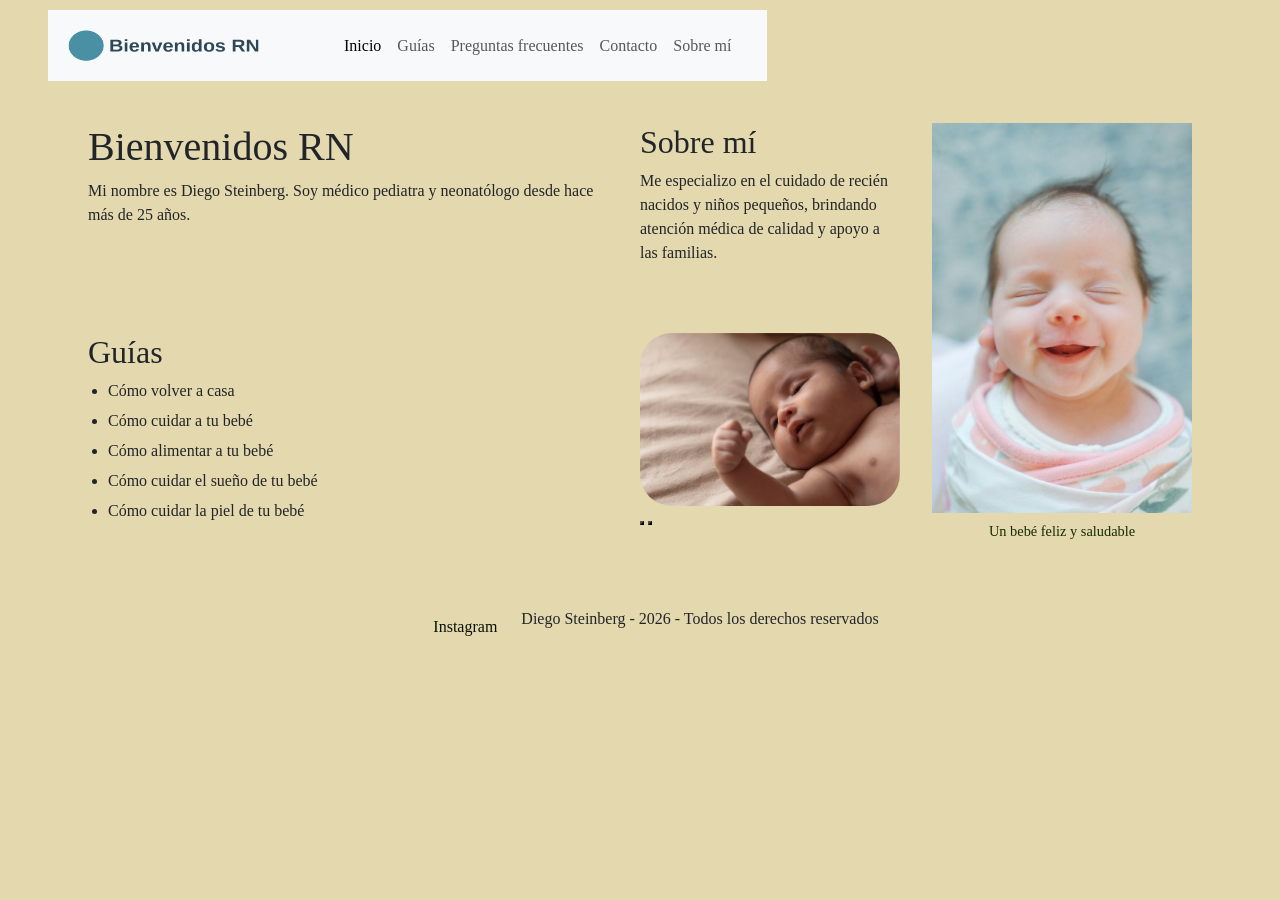
<file: index.html>
<!DOCTYPE html>
<html lang="es">

<head>
    <meta charset="UTF-8">
    <meta name="viewport" content="width=device-width, initial-scale=1.0">
   
    <title>Bienvenidos RN</title>
    <!-- Bootstrap CSS -->
    <link href="https://cdn.jsdelivr.net/npm/bootstrap@5.3.8/dist/css/bootstrap.min.css" rel="stylesheet"
        integrity="sha384-sRIl4kxILFvY47J16cr9ZwB07vP4J8+LH7qKQnuqkuIAvNWLzeN8tE5YBujZqJLB" crossorigin="anonymous">
         <!-- css -->
    <link rel="stylesheet" href="./styles/style.css">
    <!--AOS -->
    <link href="https://unpkg.com/aos@2.3.1/dist/aos.css" rel="stylesheet">
</head>

<body>
    <header>
        <nav class="navbar navbar-expand-lg navbar-fondo">
            <div class="container-fluid">
                <a class="navbar-brand" href="#">
                    <img src="assets/logo.png" alt="Bienvenidos RN" class="logo">
                </a>

                <!-- Botón hamburguesa (visible solo en móviles/tablets) -->
                <button class="navbar-toggler" type="button" data-bs-toggle="offcanvas" data-bs-target="#menuPrincipal"
                    aria-controls="menuPrincipal" aria-label="Abrir menú de navegación">
                    <span class="navbar-toggler-icon"></span>
                </button>

                <!-- Menú lateral deslizable -->
                <div class="offcanvas offcanvas-end" tabindex="-1" id="menuPrincipal"
                    aria-labelledby="menuPrincipalLabel">
                    <div class="offcanvas-header">
                        <h5 class="offcanvas-title" id="menuPrincipalLabel">Bienvenidos RN</h5>
                        <button type="button" class="btn-close" data-bs-dismiss="offcanvas"
                            aria-label="Cerrar"></button>
                    </div>
                    <div class="offcanvas-body">
                        <ul class="navbar-nav menu-lista">
                            <li class="nav-item">
                                <a class="nav-link active" aria-current="page" href="#">Inicio</a>
                            </li>
                            <li class="nav-item">
                                <a class="nav-link" href="pages/guias.html">Guías</a>
                            </li>
                            <li class="nav-item">
                                <a class="nav-link" href="pages/preguntas-frecuentes.html">Preguntas frecuentes</a>
                            </li>
                            <li class="nav-item">
                                <a class="nav-link" href="pages/contacto.html">Contacto</a>
                            </li>
                            <li class="nav-item">
                                <a class="nav-link" href="pages/sobre-mi.html">Sobre mí</a>
                            </li>
                        </ul>
                    </div>
                </div>
            </div>
        </nav>
    </header>

    <main class="home-grid">
        <section data-aos="fade-up">
            <h1>Bienvenidos RN</h1>
            <p>Mi nombre es Diego Steinberg. Soy médico pediatra y neonatólogo desde hace más de 25 años.</p>
        </section>

        <section dats-aos="fade-up" data-aos-delay="100">
            <h2>Sobre mí</h2>
            <p>Me especializo en el cuidado de recién nacidos y niños pequeños, brindando atención médica de calidad y
                apoyo a las familias.</p>
        </section>

        <section data-aos="fade-up" data-aos-delay="200">
            <h2>Guías</h2>
            <ul>
                <li>Cómo volver a casa</li>
                <li>Cómo cuidar a tu bebé</li>
                <li>Cómo alimentar a tu bebé</li>
                <li>Cómo cuidar el sueño de tu bebé</li>
                <li>Cómo cuidar la piel de tu bebé</li>
            </ul>
        </section>

        <figure class="home-foto" data-aos="zoom-in" data-aos-delay="150">
            <img src="assets/imagenbebe.jpg" alt="Primer plano de la cara de un recién nacido">
            <figcaption>Un bebé feliz y saludable</figcaption>
        </figure>

        <!--carrusel-->
        <div id="carouselStackedBottom" class="carousel slide" data-aos="fade-up" data-aos-delay="200">
            <div class="carousel-inner carrusel-inner">
                <div class="carousel-item active">
                    <img src="assets/reciennacido1.jpg" class="carrusel-img" alt="...">
                </div>
                <div class="carousel-item">
                    <img src="assets/reciennacido2.jpg" class="carrusel-img" alt="...">
                </div>
                <div class="carousel-item">
                    <img src="assets/reciennacido3.jpg" class="carrusel-img" alt="...">
                </div>
            </div>
            <div>
                <button class="btn-icon btn-sm" type="button" data-bs-target="#carouselStackedBottom"
                    data-bs-slide="prev">
                    <span class="carousel-icon-prev" aria-hidden="true"></span>
                    <span class="visually-hidden">Previous</span>
                </button>
                <button class="btn-icon btn-sm" type="button" data-bs-target="#carouselStackedBottom"
                    data-bs-slide="next">
                    <span class="carousel-icon-next" aria-hidden="true"></span>
                    <span class="visually-hidden">Next</span>
                </button>
            </div>
        </div>
    </main>

    <footer>
        <ul class="footer-ul">
            <li><a href="https://www.instagram.com/diegosteinberg/">Instagram</a></li>
            <li>
                <p>Diego Steinberg - 2026 - Todos los derechos reservados</p>
            </li>
        </ul>
    </footer>
    <!-- Bootstrap JS -->
    <script src="https://cdn.jsdelivr.net/npm/bootstrap@5.3.8/dist/js/bootstrap.bundle.min.js"
        integrity="sha384-FKyoEForCGlyvwx9Hj09JcYn3nv7wiPVlz7YYwJrWVcXK/BmnVDxM+D2scQbITxI"
        crossorigin="anonymous"></script>
    <!-- aos -->
            <script src="https://unpkg.com/aos@2.3.1/dist/aos.js"></script>
    <script>
      AOS.init({
        duration: 700,
        once: true // Anima una sola vez al bajar para no marear
      });
    </script>
</body>

</html>
</file>
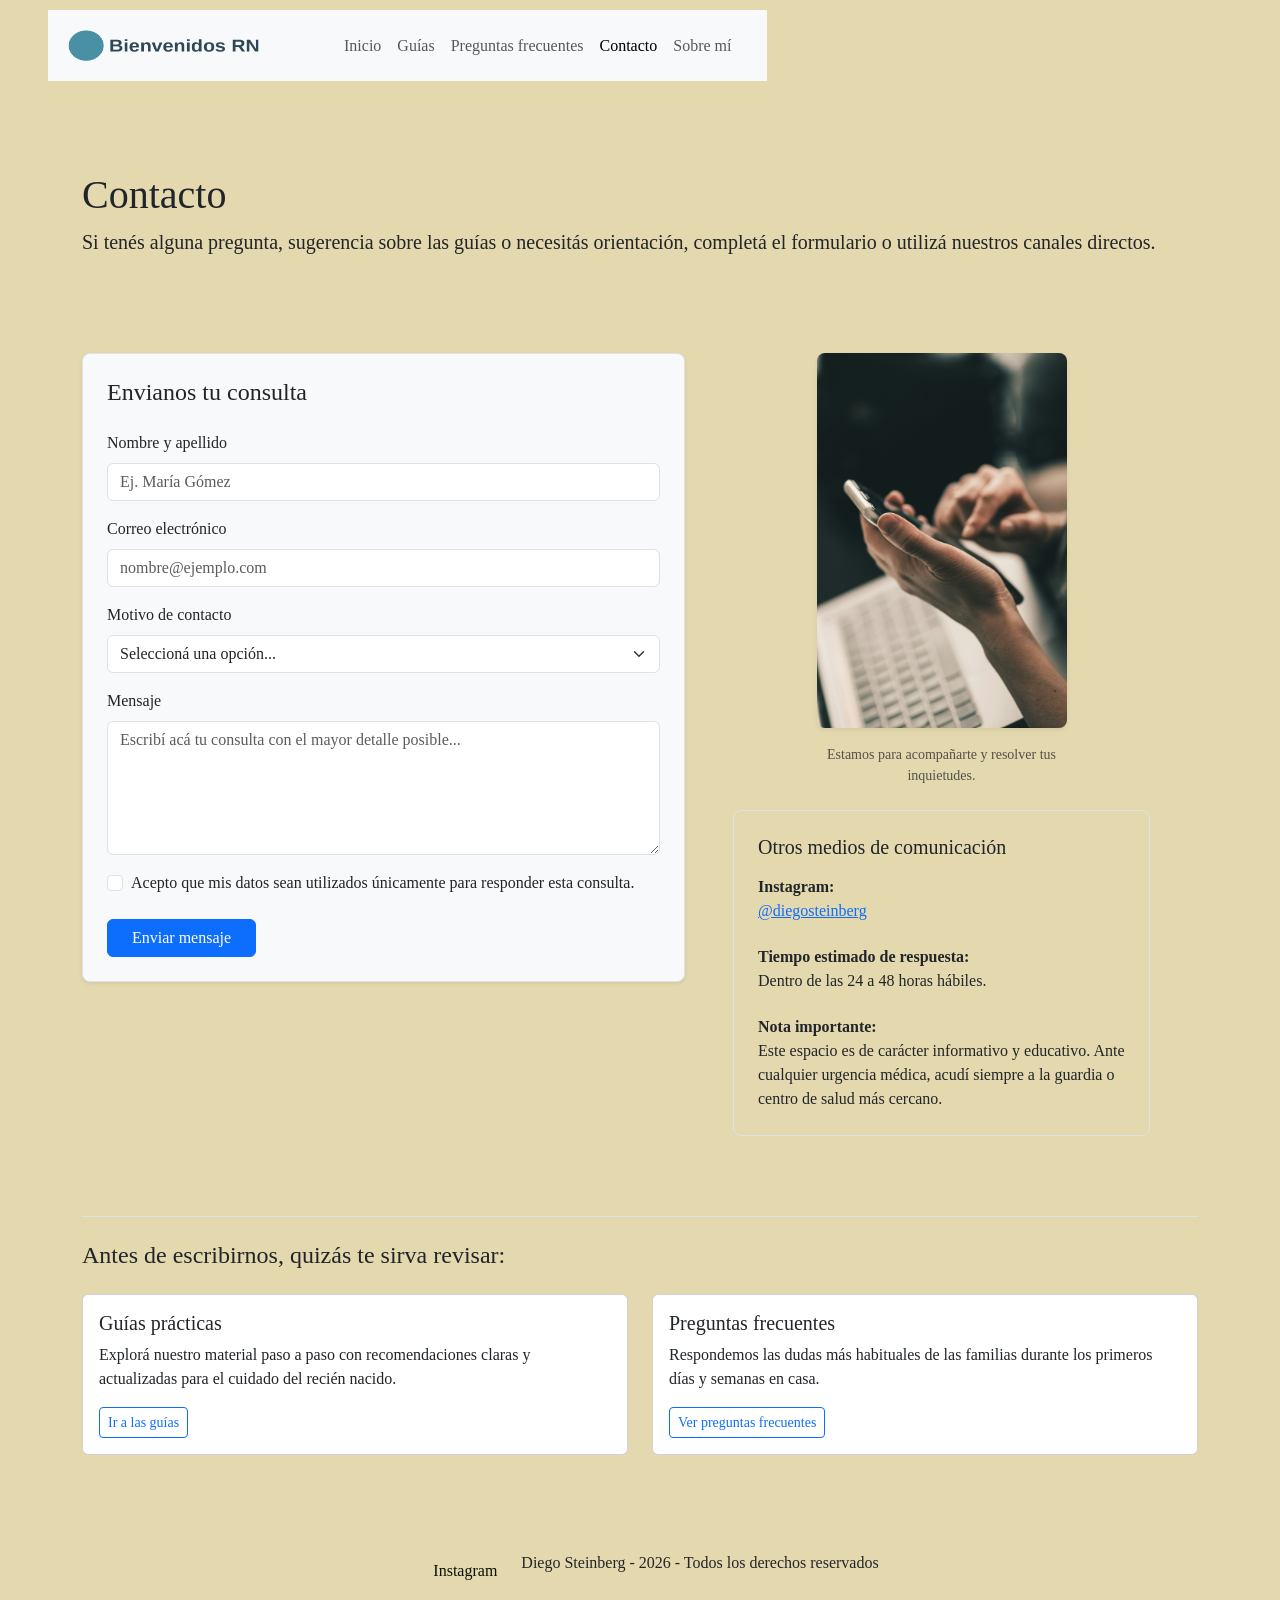
<file: pages/contacto.html>
<!DOCTYPE html>
<html lang="es">

<head>
    <meta charset="UTF-8">
    <meta name="viewport" content="width=device-width, initial-scale=1.0">
    
    <title>Contacto</title>
    <!-- Bootstrap CSS -->
    <link href="https://cdn.jsdelivr.net/npm/bootstrap@5.3.8/dist/css/bootstrap.min.css" rel="stylesheet"
        integrity="sha384-sRIl4kxILFvY47J16cr9ZwB07vP4J8+LH7qKQnuqkuIAvNWLzeN8tE5YBujZqJLB" crossorigin="anonymous">
        <!-- AOS -->
         <link href="https://unpkg.com/aos@2.3.1/dist/aos.css" rel="stylesheet">
         <!-- css -->
    <link rel="stylesheet" href="../styles/style.css">
</head>

<body>
    <header>
        <nav class="navbar navbar-expand-lg navbar-fondo">
            <div class="container-fluid">
                <a class="navbar-brand" href="./contacto.html">
                    <img src="../assets/logo.png" alt="Bienvenidos RN" class="logo">
                </a>

                <!-- Botón hamburguesa (móviles y tablets) -->
                <button class="navbar-toggler" type="button" data-bs-toggle="offcanvas" data-bs-target="#menuPrincipal"
                    aria-controls="menuPrincipal" aria-label="Abrir menú de navegación">
                    <span class="navbar-toggler-icon"></span>
                </button>

                <!-- Menú lateral deslizable -->
                <div class="offcanvas offcanvas-end" tabindex="-1" id="menuPrincipal"
                    aria-labelledby="menuPrincipalLabel">
                    <div class="offcanvas-header">
                        <h5 class="offcanvas-title" id="menuPrincipalLabel">Bienvenidos RN</h5>
                        <button type="button" class="btn-close" data-bs-dismiss="offcanvas"
                            aria-label="Cerrar"></button>
                    </div>
                    <div class="offcanvas-body">
                        <ul class="navbar-nav menu-lista">
                            <li class="nav-item">
                                <a class="nav-link" href="../index.html">Inicio</a>
                            </li>
                            <li class="nav-item">
                                <a class="nav-link " aria-current="page" href="guias.html">Guías</a>
                            </li>

                            <li class="nav-item">
                                <a class="nav-link" href="preguntas-frecuentes.html">Preguntas frecuentes</a>
                            </li>
                            <li class="nav-item">
                                <a class="nav-link active" aria-current="page" href="contacto.html">Contacto</a>
                            </li>

                            <li class="nav-item">
                                <a class="nav-link" href="sobre-mi.html">Sobre mí</a>
                            </li>
                        </ul>
                    </div>
                </div>
            </div>
        </nav>
    </header>

    <main class="container my-5">
        <!-- Encabezado de sección -->
        <section class="mb-5" data-aos="fade-up">
            <h1>Contacto</h1>
            <p class="lead">Si tenés alguna pregunta, sugerencia sobre las guías o necesitás orientación, completá el formulario o utilizá nuestros canales directos.</p>
        </section>

        <!-- Bloque principal: Formulario + Información e Imagen -->
        <section class="row g-5 align-items-start mb-5">
            <!-- Columna Formulario -->
            <div class="col-12 col-lg-7" data-aos="fade-up" data-aos-delay="100">
                <div class="p-4 border rounded-3 bg-light shadow-sm">
                    <h2 class="h4 mb-4">Envianos tu consulta</h2>
                    <form action="#" method="post">
                        <div class="mb-3">
                            <label for="nombre" class="form-label">Nombre y apellido</label>
                            <input type="text" class="form-control" id="nombre" name="nombre" placeholder="Ej. María Gómez" required>
                        </div>

                        <div class="mb-3">
                            <label for="email" class="form-label">Correo electrónico</label>
                            <input type="email" class="form-control" id="email" name="email" placeholder="nombre@ejemplo.com" required>
                        </div>

                        <div class="mb-3">
                            <label for="motivo" class="form-label">Motivo de contacto</label>
                            <select class="form-select" id="motivo" name="motivo" required>
                                <option value="" selected disabled>Seleccioná una opción...</option>
                                <option value="consulta-guia">Consulta sobre una guía</option>
                                <option value="sugerencia">Sugerencia de tema nuevo</option>
                                <option value="colaboracion">Colaboración o proyecto</option>
                                <option value="otro">Otro motivo</option>
                            </select>
                        </div>

                        <div class="mb-3">
                            <label for="mensaje" class="form-label">Mensaje</label>
                            <textarea class="form-control" id="mensaje" name="mensaje" rows="5" placeholder="Escribí acá tu consulta con el mayor detalle posible..." required></textarea>
                        </div>

                        <div class="form-check mb-4">
                            <input class="form-check-input" type="checkbox" id="acepto" required>
                            <label class="form-check-label" for="acepto">
                                Acepto que mis datos sean utilizados únicamente para responder esta consulta.
                            </label>
                        </div>

                        <button type="submit" class="btn btn-primary px-4">Enviar mensaje</button>
                    </form>
                </div>
            </div>

            <!-- Columna Lateral: Imagen + Datos de contacto -->
            <div class="col-12 col-lg-5" data-aos="fade-up" dta-aos-delay="200">
                <figure class="figura-faq mb-4">
                    <img src="../assets/contacto.jpg" alt="Una persona usa un teléfono inteligente para comunicarse" class="img-fluid rounded-3 shadow-sm">
                    <figcaption class="mt-2 text-muted small">Estamos para acompañarte y resolver tus inquietudes.</figcaption>
                </figure>

                <div class="p-4 border rounded-3">
                    <h2 class="h5 mb-3">Otros medios de comunicación</h2>
                    <ul class="list-unstyled mb-0">
                        <li class="mb-3">
                            <strong>Instagram:</strong><br>
                            <a href="https://www.instagram.com/diegosteinberg/" target="_blank" rel="noopener noreferrer">@diegosteinberg</a>
                        </li>
                        <li class="mb-3">
                            <strong>Tiempo estimado de respuesta:</strong><br>
                            Dentro de las 24 a 48 horas hábiles.
                        </li>
                        <li>
                            <strong>Nota importante:</strong><br>
                            Este espacio es de carácter informativo y educativo. Ante cualquier urgencia médica, acudí siempre a la guardia o centro de salud más cercano.
                        </li>
                    </ul>
                </div>
            </div>
        </section>

        <!-- Bloque inferior para dar cierre y recorrido natural -->
        <section class="pt-4 border-top" data-aos="fade-up">
            <h2 class="h4 mb-4">Antes de escribirnos, quizás te sirva revisar:</h2>
            <div class="row g-4">
                <div class="col-12 col-md-6">
                    <div class="card h-100">
                        <div class="card-body">
                            <h3 class="h5 card-title">Guías prácticas</h3>
                            <p class="card-text">Explorá nuestro material paso a paso con recomendaciones claras y actualizadas para el cuidado del recién nacido.</p>
                            <a href="guias.html" class="btn btn-outline-primary btn-sm">Ir a las guías</a>
                        </div>
                    </div>
                </div>
                <div class="col-12 col-md-6">
                    <div class="card h-100">
                        <div class="card-body">
                            <h3 class="h5 card-title">Preguntas frecuentes</h3>
                            <p class="card-text">Respondemos las dudas más habituales de las familias durante los primeros días y semanas en casa.</p>
                            <a href="preguntas-frecuentes.html" class="btn btn-outline-primary btn-sm">Ver preguntas frecuentes</a>
                        </div>
                    </div>
                </div>
            </div>
        </section>
    </main>

    <footer>
        <ul class="footer-ul">
            <li><a href="https://www.instagram.com/diegosteinberg/">Instagram</a></li>
            <li>
                <p>Diego Steinberg - 2026 - Todos los derechos reservados</p>
            </li>
        </ul>
    </footer>
    <!-- Bootstrap JS -->
    <script src="https://cdn.jsdelivr.net/npm/bootstrap@5.3.8/dist/js/bootstrap.bundle.min.js"
        integrity="sha384-FKyoEForCGlyvwx9Hj09JcYn3nv7wiPVlz7YYwJrWVcXK/BmnVDxM+D2scQbITxI"
        crossorigin="anonymous"></script>
    <!-- AOS -->
          <script src="https://unpkg.com/aos@2.3.1/dist/aos.js"></script>
         <script>
         AOS.init({
             duration: 700,
            once: true // Anima una sola vez al bajar para no marear
  });
</script>      
</body>

</html>
</file>
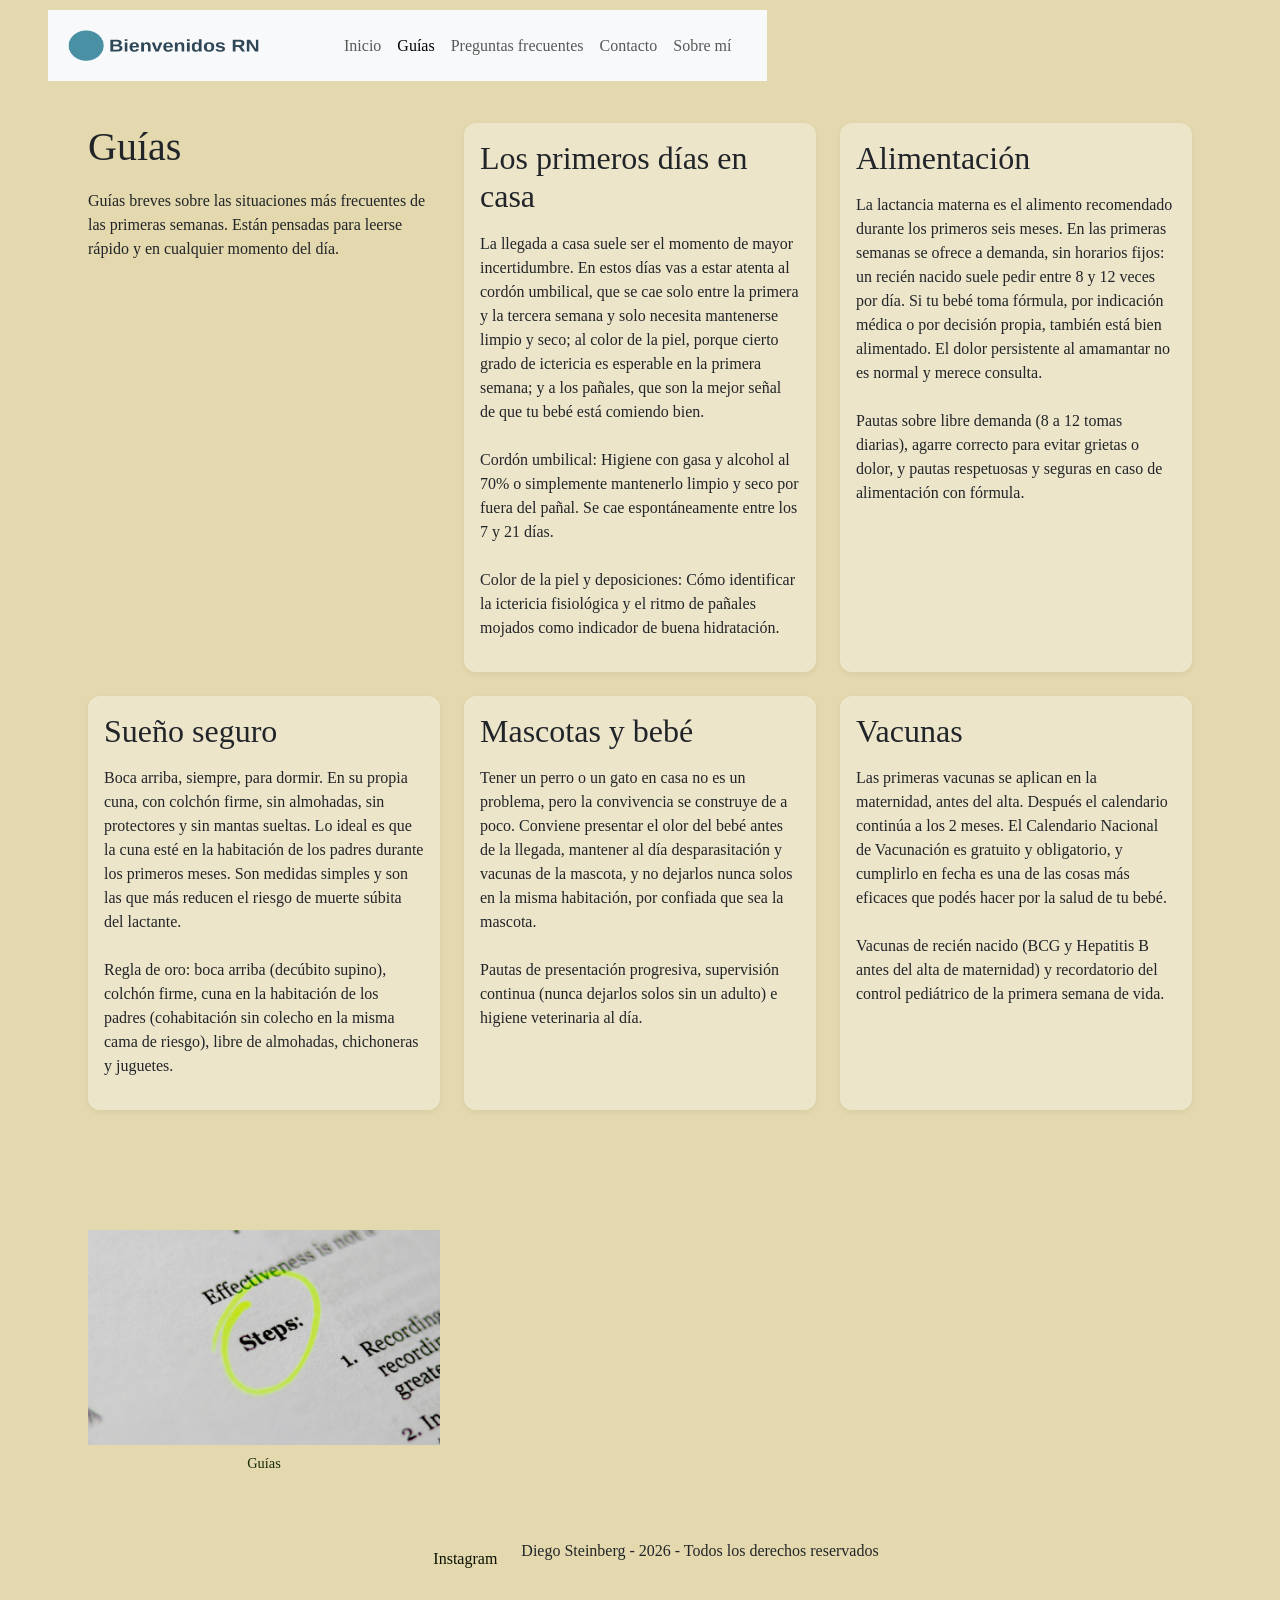
<file: pages/guias.html>
<!DOCTYPE html>
<html lang="es">

<head>
    <meta charset="UTF-8">
    <meta name="viewport" content="width=device-width, initial-scale=1.0">
   
    <title>Guías</title>
    <!-- Bootstrap CSS -->
    <link href="https://cdn.jsdelivr.net/npm/bootstrap@5.3.8/dist/css/bootstrap.min.css" rel="stylesheet"
        integrity="sha384-sRIl4kxILFvY47J16cr9ZwB07vP4J8+LH7qKQnuqkuIAvNWLzeN8tE5YBujZqJLB" crossorigin="anonymous">
    <!-- AOS -->
    <link href="https://unpkg.com/aos@2.3.1/dist/aos.css" rel="stylesheet">
     <!-- css -->
    <link rel="stylesheet" href="../styles/style.css">
</head>

<body>
    <header>
        <nav class="navbar navbar-expand-lg navbar-fondo">
            <div class="container-fluid">
                <a class="navbar-brand" href="../index.html">
                    <img src="../assets/logo.png" alt="Bienvenidos RN" class="logo">
                </a>

                <!-- Botón hamburguesa  -->
                <button class="navbar-toggler" type="button" data-bs-toggle="offcanvas" data-bs-target="#menuPrincipal"
                    aria-controls="menuPrincipal" aria-label="Abrir menú de navegación">
                    <span class="navbar-toggler-icon"></span>
                </button>

                <!-- Menú lateral deslizable -->
                <div class="offcanvas offcanvas-end" tabindex="-1" id="menuPrincipal"
                    aria-labelledby="menuPrincipalLabel">
                    <div class="offcanvas-header">
                        <h5 class="offcanvas-title" id="menuPrincipalLabel">Bienvenidos RN</h5>
                        <button type="button" class="btn-close" data-bs-dismiss="offcanvas"
                            aria-label="Cerrar"></button>
                    </div>
                    <div class="offcanvas-body">
                        <ul class="navbar-nav menu-lista">
                            <li class="nav-item">
                                <a class="nav-link" href="../index.html">Inicio</a>
                            </li>
                            <li class="nav-item">
                                <!-- En guias.html va 'active' aquí; si estás en otra página, muévelo a la que corresponda -->
                                <a class="nav-link active" aria-current="page" href="guias.html">Guías</a>
                            </li>
                            <li class="nav-item">
                                <a class="nav-link" href="preguntas-frecuentes.html">Preguntas frecuentes</a>
                            </li>
                            <li class="nav-item">
                                <a class="nav-link" href="contacto.html">Contacto</a>
                            </li>
                            <li class="nav-item">
                                <a class="nav-link" href="sobre-mi.html">Sobre mí</a>
                            </li>
                        </ul>
                    </div>
                </div>
            </div>
        </nav>
    </header>

    <main>
        <div class="guias-grid">
            <section class="guias-intro" data-aos= "fade-up">
                <h1>Guías</h1>
                <p>Guías breves sobre las situaciones más frecuentes de las primeras semanas. Están pensadas para leerse
                    rápido y en cualquier momento del día.</p>
            </section>

            <article >
                <h2>Los primeros días en casa</h2>
                <p>La llegada a casa suele ser el momento de mayor incertidumbre. En estos días vas a estar atenta al
                    cordón umbilical, que se cae solo entre la primera y la tercera semana y solo necesita mantenerse
                    limpio y seco; al color de la piel, porque cierto grado de ictericia es esperable en la primera
                    semana; y a los pañales, que son la mejor señal de que tu bebé está comiendo bien.</p>
                <p>Cordón umbilical: Higiene con gasa y alcohol al 70% o simplemente mantenerlo limpio y seco por fuera
                    del pañal. Se cae espontáneamente entre los 7 y 21 días. </p>
                <p>Color de la piel y deposiciones: Cómo identificar la ictericia fisiológica y el ritmo de pañales
                    mojados como indicador de buena hidratación.</p>
            </article>

            <article>
                <h2>Alimentación</h2>
                <p>La lactancia materna es el alimento recomendado durante los primeros seis meses. En las primeras
                    semanas se ofrece a demanda, sin horarios fijos: un recién nacido suele pedir entre 8 y 12 veces por
                    día. Si tu bebé toma fórmula, por indicación médica o por decisión propia, también está bien
                    alimentado. El dolor persistente al amamantar no es normal y merece consulta.</p>
                <p>Pautas sobre libre demanda (8 a 12 tomas diarias), agarre correcto para evitar grietas o dolor, y
                    pautas respetuosas y seguras en caso de alimentación con fórmula.</p>
            </article>

            <article>
                <h2>Sueño seguro</h2>
                <p>Boca arriba, siempre, para dormir. En su propia cuna, con colchón firme, sin almohadas, sin
                    protectores y sin mantas sueltas. Lo ideal es que la cuna esté en la habitación de los padres
                    durante los primeros meses. Son medidas simples y son las que más reducen el riesgo de muerte súbita
                    del lactante.</p>
                <p>Regla de oro: boca arriba (decúbito supino), colchón firme, cuna en la habitación de los padres
                    (cohabitación sin colecho en la misma cama de riesgo), libre de almohadas, chichoneras y juguetes.
                </p>
            </article>

            <article>
                <h2>Mascotas y bebé</h2>
                <p>Tener un perro o un gato en casa no es un problema, pero la convivencia se construye de a poco.
                    Conviene presentar el olor del bebé antes de la llegada, mantener al día desparasitación y vacunas
                    de la mascota, y no dejarlos nunca solos en la misma habitación, por confiada que sea la mascota.
                </p>
                <p>Pautas de presentación progresiva, supervisión continua (nunca dejarlos solos sin un adulto) e
                    higiene veterinaria al día.</p>
            </article>

            <article>
                <h2>Vacunas</h2>
                <p>Las primeras vacunas se aplican en la maternidad, antes del alta. Después el calendario continúa a
                    los 2 meses. El Calendario Nacional de Vacunación es gratuito y obligatorio, y cumplirlo en fecha es
                    una de las cosas más eficaces que podés hacer por la salud de tu bebé.</p>
                <p>Vacunas de recién nacido (BCG y Hepatitis B antes del alta de maternidad) y recordatorio del control
                    pediátrico de la primera semana de vida.</p>
            </article>

            <figure class="guias-foto" data-aos="fade-up" data-aos-delay="150">
                <img src="../assets/guias.jpg" alt="figura de guías">
                <figcaption>Guías</figcaption>
            </figure>
        </div>
    </main>

    <footer>
        <ul class="footer-ul">
            <li><a href="https://www.instagram.com/diegosteinberg/">Instagram</a></li>
            <li>
                <p>Diego Steinberg - 2026 - Todos los derechos reservados</p>
            </li>
        </ul>
    </footer>
    <!-- Bootstrap JS -->
    <script src="https://cdn.jsdelivr.net/npm/bootstrap@5.3.8/dist/js/bootstrap.bundle.min.js"
        integrity="sha384-FKyoEForCGlyvwx9Hj09JcYn3nv7wiPVlz7YYwJrWVcXK/BmnVDxM+D2scQbITxI"
        crossorigin="anonymous"></script>
    <!-- AOS -->
                <script src="https://unpkg.com/aos@2.3.1/dist/aos.js"></script>
        <script>
          AOS.init({
            duration: 700,
            once: true // Anima una sola vez al bajar para no marear
          });
        </script>
</body>

</html>
</file>
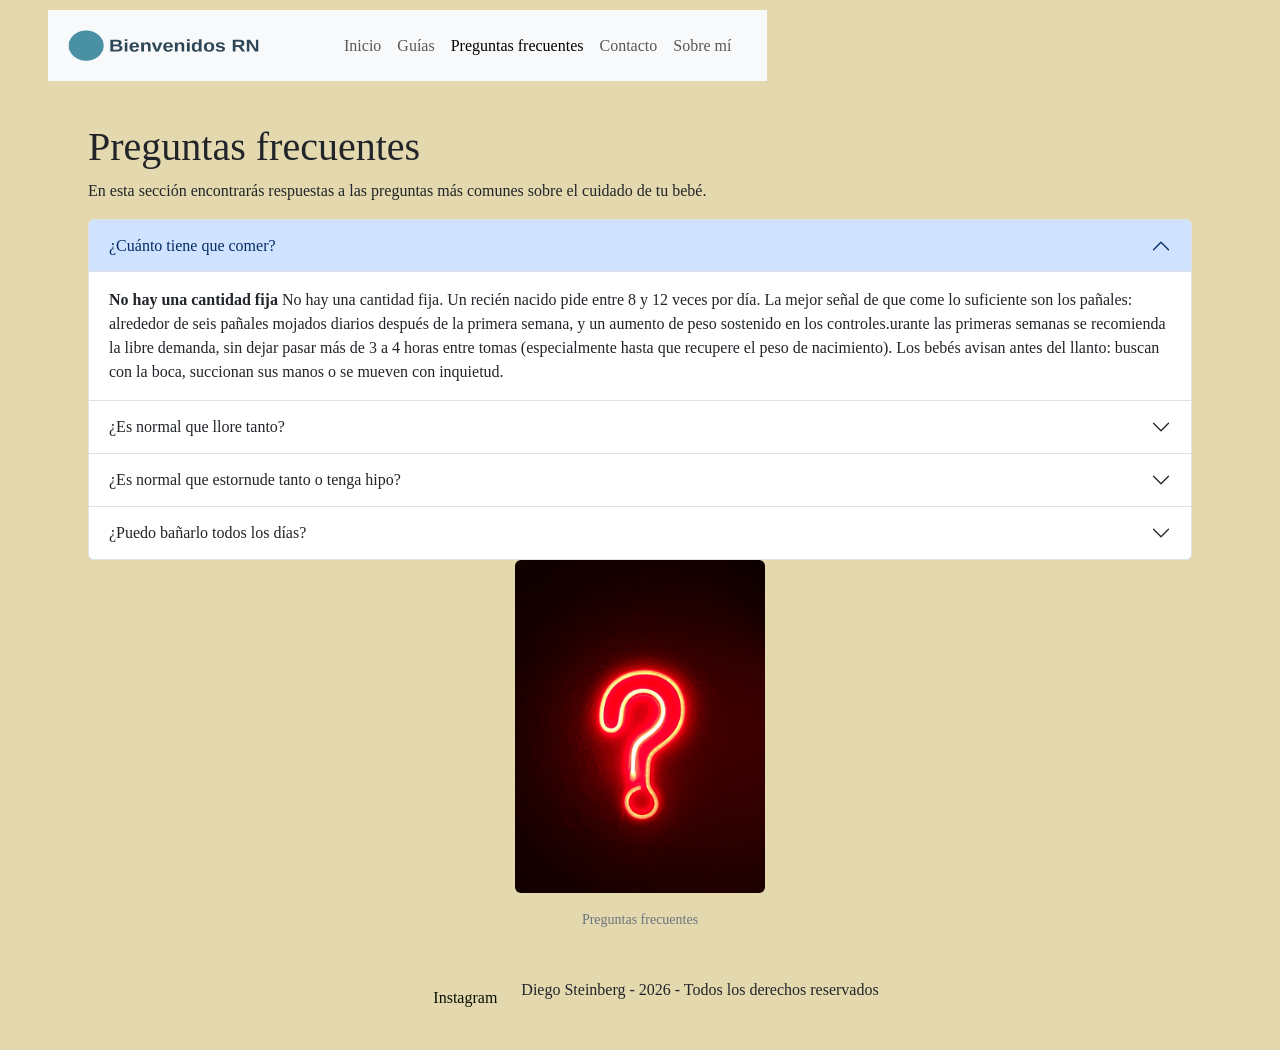
<file: pages/preguntas-frecuentes.html>
<!DOCTYPE html>
<html lang="es">

<head>
    <meta charset="UTF-8">
    <meta name="viewport" content="width=device-width, initial-scale=1.0">
    
    <title>Preguntas frecuentes</title>
    <!-- Bootstrap CSS -->
    <link href="https://cdn.jsdelivr.net/npm/bootstrap@5.3.8/dist/css/bootstrap.min.css" rel="stylesheet"
        integrity="sha384-sRIl4kxILFvY47J16cr9ZwB07vP4J8+LH7qKQnuqkuIAvNWLzeN8tE5YBujZqJLB" crossorigin="anonymous">
    <!-- AOS -->
    <link href="https://unpkg.com/aos@2.3.1/dist/aos.css" rel="stylesheet">
    <!-- css -->
    <link rel="stylesheet" href="../styles/style.css">
</head>

<body>
    <header>
        <nav class="navbar navbar-expand-lg navbar-fondo">
            <div class="container-fluid">
                <a class="navbar-brand" href="./preguntas-frecuentes.html">
                    <img src="../assets/logo.png" alt="Bienvenidos RN" class="logo">
                </a>

                <!-- Botón hamburguesa (móviles y tablets) -->
                <button class="navbar-toggler" type="button" data-bs-toggle="offcanvas" data-bs-target="#menuPrincipal"
                    aria-controls="menuPrincipal" aria-label="Abrir menú de navegación">
                    <span class="navbar-toggler-icon"></span>
                </button>

                <!-- Menú lateral deslizable -->
                <div class="offcanvas offcanvas-end" tabindex="-1" id="menuPrincipal"
                    aria-labelledby="menuPrincipalLabel">
                    <div class="offcanvas-header">
                        <h5 class="offcanvas-title" id="menuPrincipalLabel">Bienvenidos RN</h5>
                        <button type="button" class="btn-close" data-bs-dismiss="offcanvas"
                            aria-label="Cerrar"></button>
                    </div>
                    <div class="offcanvas-body">
                        <ul class="navbar-nav menu-lista">
                            <li class="nav-item">
                                <a class="nav-link" href="../index.html">Inicio</a>
                            </li>
                            <li class="nav-item">
                                <a class="nav-link " aria-current="page" href="guias.html">Guías</a>
                            </li>
                            <li class="nav-item">
                                <a class="nav-link active" aria-current="page"
                                    href="./preguntas-frecuentes.html">Preguntas frecuentes</a>
                            </li>
                            <li class="nav-item">
                                <a class="nav-link" href="contacto.html">Contacto</a>
                            </li>
                            <li class="nav-item">
                                <a class="nav-link" href="sobre-mi.html">Sobre mí</a>
                            </li>
                        </ul>
                    </div>
                </div>
            </div>
        </nav>
    </header>

    <main>
        <section>
            <h1>Preguntas frecuentes</h1>
            <p>En esta sección encontrarás respuestas a las preguntas más comunes sobre el cuidado de tu bebé.</p>
            <!--Acordeon-->
            <div class="accordion" id="accordionExample">
                <div class="accordion-item">
                    <h2 class="accordion-header">
                        <button class="accordion-button" type="button" data-bs-toggle="collapse"
                            data-bs-target="#collapseOne" aria-expanded="true" aria-controls="collapseOne">
                            ¿Cuánto tiene que comer?
                        </button>
                    </h2>
                    <div id="collapseOne" class="accordion-collapse collapse show" data-bs-parent="#accordionExample">
                        <div class="accordion-body">
                            <strong>No hay una cantidad fija</strong> No hay una cantidad fija. Un recién nacido
                            pide entre 8 y 12 veces por día. La mejor señal de que
                            come lo suficiente son los pañales: alrededor de seis pañales mojados diarios después de
                            la primera
                            semana, y un aumento de peso sostenido en los controles.urante las primeras semanas se
                            recomienda la libre demanda, sin dejar pasar más de 3 a 4
                            horas entre tomas (especialmente hasta que recupere el peso de nacimiento). Los bebés
                            avisan antes del llanto: buscan con la boca, succionan sus manos o se mueven con inquietud.
                        </div>
                    </div>
                </div>
                <div class="accordion-item">
                    <h2 class="accordion-header">
                        <button class="accordion-button collapsed" type="button" data-bs-toggle="collapse"
                            data-bs-target="#collapseTwo" aria-expanded="false" aria-controls="collapseTwo">
                            ¿Es normal que llore tanto?
                        </button>
                    </h2>
                    <div id="collapseTwo" class="accordion-collapse collapse" data-bs-parent="#accordionExample">
                        <div class="accordion-body">
                            <p>El llanto aumenta en las primeras semanas y suele tener su pico alrededor de las seis.
                                Es esperable.
                                Lo que sí requiere consulta es un llanto que no cede con nada, o que se acompaña de
                                fiebre, vómitos o decaimiento.</p>
                            <p>El llanto vespertino suele asociarse a sobreestimulación y maduración digestiva.
                                Ayuda el contacto
                                piel con piel, pasearlo en brazos o fular, un ambiente en penumbras y reducir ruidos
                                intensos en el
                                hogar hacia el final del día.</p>
                        </div>
                    </div>
                </div>
                <div class="accordion-item">
                    <h2 class="accordion-header">
                        <button class="accordion-button collapsed" type="button" data-bs-toggle="collapse"
                            data-bs-target="#collapseThree" aria-expanded="false" aria-controls="collapseThree">
                            ¿Es normal que estornude tanto o tenga hipo?
                        </button>
                    </h2>
                    <div id="collapseThree" class="accordion-collapse collapse" data-bs-parent="#accordionExample">
                        <div class="accordion-body">
                            <strong>Es muy frecuente.</strong> Es normal que los bebés estornuden y tengan hipo,
                            especialmente en las primeras semanas. Estos
                            fenómenos son parte del desarrollo respiratorio y no suelen ser motivo de preocupación.


                        </div>
                    </div>
                </div>
                <div class="accordion-item">
                    <h2 class="accordion-header">
                        <button class="accordion-button collapsed" type="button" data-bs-toggle="collapse"
                            data-bs-target="#collapseFour" aria-expanded="false" aria-controls="collapseFour">
                            ¿Puedo bañarlo todos los días? </button>
                    </h2>
                    <div id="collapseFour" class="accordion-collapse collapse" data-bs-parent="#accordionExample">
                        <div class="accordion-body">
                            <strong>Si, aunque no siempre es necesario</strong>
                            <p> Se puede bañar incluso con el cordón
                                colocado, siempre que sea un baño corto, con agua tibia
                                (alrededor de 36-37 °C), secando bien la zona del cordón al finalizar. No es obligatorio
                                bañarlo
                                todos los días si no es necesario.</p>
                            <p>Dos o tres baños por semana alcanzan en los primeros meses. La piel del recién nacido
                                se reseca con facilidad, así que conviene agua templada, poco jabón y secado suave.</p>



                        </div>
                    </div>
                </div>
            </div>



            <section>
                <figure class="figura-faq">
                    <img src="../assets/preguntas-frecuentes.jpg" alt="figura de preguntas frecuentes">
                    <figcaption>Preguntas frecuentes</figcaption>
                </figure>

            </section>
    </main>

    <footer>
        <ul class="footer-ul">
            <li><a href="https://www.instagram.com/diegosteinberg/">Instagram</a></li>
            <li>
                <p>Diego Steinberg - 2026 - Todos los derechos reservados</p>
            </li>
        </ul>
    </footer>
    <!-- Bootstrap JS -->
    <script src="https://cdn.jsdelivr.net/npm/bootstrap@5.3.8/dist/js/bootstrap.bundle.min.js"
        integrity="sha384-FKyoEForCGlyvwx9Hj09JcYn3nv7wiPVlz7YYwJrWVcXK/BmnVDxM+D2scQbITxI" crossorigin="anonymous">
        </script>
    <!-- AOS -->
            <script src="https://unpkg.com/aos@2.3.1/dist/aos.js"></script>
         <script>
      AOS.init({
        duration: 700,
        once: true // Anima una sola vez al bajar para no marear
      });
          </script>
</body>

</html>
</file>
<file: styles/style.css>
* {
  margin: 0;
  padding: 0;
  box-sizing: border-box;
}

body {
  font-family: "Playpen Sans", cursive;
  background-color: #e4d8ae;
}

img {
  max-width: 100%;
  height: auto;
  display: block;
}

article {
  margin: 0;
}

figure {
  display: flex;
  flex-direction: column;
  gap: 8px;
}

figcaption {
  color: #162b03;
  font-size: 0.9rem;
  text-align: center;
}

header {
  display: flex;
  flex-direction: column;
  align-items: center;
  gap: 10px;
  padding: 10px;
}
@media (min-width: 768px) {
  header {
    flex-direction: row;
    justify-content: space-between;
    padding: 10px 24px;
  }
}
@media (min-width: 1024px) {
  header {
    padding: 10px 48px;
  }
}
header .logo {
  width: 60%;
  max-width: 260px;
  max-height: 45px;
  height: auto;
}
@media (min-width: 768px) {
  header .logo {
    width: 220px;
  }
}
@media (min-width: 1024px) {
  header .logo {
    width: 300px;
  }
}

main {
  flex: 1;
  display: flex;
  flex-direction: column;
  gap: 20px;
  padding: 16px;
  width: 100%;
}
main > section {
  width: 100%;
}
main ul {
  padding-left: 20px;
  display: flex;
  flex-direction: column;
  gap: 6px;
}
@media (min-width: 768px) {
  main {
    padding: 24px;
  }
}
@media (min-width: 1024px) {
  main {
    max-width: 1200px;
    margin: 0 auto;
    padding: 32px 48px;
    gap: 32px;
  }
}

.home-grid {
  display: grid;
  grid-template-columns: 1fr;
  grid-template-areas: "hero" "sobre" "guias" "foto";
  gap: 20px;
}
.home-grid .home-foto {
  grid-area: foto;
}
@media (min-width: 768px) {
  .home-grid .home-foto img {
    margin: 0 auto;
    max-width: 70%;
  }
}
@media (min-width: 1024px) {
  .home-grid .home-foto img {
    max-width: 100%;
  }
}
@media (min-width: 768px) {
  .home-grid {
    grid-template-columns: 1fr 1fr;
    grid-template-areas: "hero  hero" "sobre guias" "foto  foto";
  }
}
@media (min-width: 1024px) {
  .home-grid {
    grid-template-columns: 2fr 1fr 1fr;
    grid-template-areas: "hero  hero  foto" "sobre guias foto";
    gap: 32px;
    align-items: start;
  }
}

.guias-grid {
  display: grid;
  grid-template-columns: 1fr;
  grid-template-areas: "intro" "g1" "g2" "g3" "g4" "g5" "foto";
  gap: 20px;
}
.guias-grid .guias-intro {
  grid-area: intro;
  display: flex;
  flex-direction: column;
  gap: 10px;
}
.guias-grid .guias-foto {
  grid-area: foto;
}
@media (min-width: 1024px) {
  .guias-grid .guias-foto {
    align-self: center;
  }
}
@media (min-width: 768px) {
  .guias-grid {
    grid-template-columns: 1fr 1fr;
  }
}
@media (min-width: 1024px) {
  .guias-grid {
    grid-template-columns: repeat(3, 1fr);
    gap: 24px;
  }
}

.nav-ul {
  display: flex;
  justify-content: center;
  align-items: center;
  flex-wrap: wrap;
  list-style: none;
  gap: 8px 16px;
  padding: 10px;
}
.nav-ul li {
  list-style: none;
}
.nav-ul li a {
  text-decoration: none;
  color: #091201;
  font-size: 1rem;
  font-weight: 400;
  padding: 8px 0;
  display: inline-block;
  transition: color 0.2s ease;
}
.nav-ul li a:hover {
  color: #0a7786;
}

@media (min-width: 1024px) {
  .navbar-fondo {
    background-color: #f8f9fa;
  }
  .menu-lista {
    justify-content: flex-end;
    flex-grow: 1;
    padding-right: 1rem;
  }
}
footer {
  padding: 16px;
}
footer .footer-ul {
  list-style: none;
  display: flex;
  flex-direction: column;
  align-items: center;
  gap: 8px;
  text-align: center;
}
footer .footer-ul li a {
  text-decoration: none;
  color: #091201;
  font-size: 1rem;
  font-weight: 400;
}
@media (min-width: 768px) {
  footer .footer-ul {
    flex-direction: row;
    justify-content: center;
    gap: 24px;
  }
}

@keyframes aparecer-suave {
  from {
    opacity: 0;
    transform: translateY(12px);
  }
  to {
    opacity: 1;
    transform: translateY(0);
  }
}
.guias-grid article {
  background-color: rgba(255, 255, 255, 0.35);
  padding: 16px;
  border-radius: 12px;
  box-shadow: 0 2px 6px rgba(0, 0, 0, 0.06);
}

.guias-grid article {
  transition: transform 0.25s ease, box-shadow 0.25s ease;
}
.guias-grid article:hover {
  transform: translateY(-5px);
}
.guias-grid article {
  display: flex;
  flex-direction: column;
  gap: 8px;
  animation: aparecer-suave 0.5s ease-out forwards;
}
.guias-grid article:hover {
  box-shadow: 0 8px 18px rgba(0, 0, 0, 0.12);
}

@media (min-width: 1024px) {
  .figura-faq {
    max-width: 250px;
    margin: 0 auto;
    text-align: center;
  }
  .figura-faq img {
    border-radius: 0.375rem;
  }
  .figura-faq {
    transition: transform 0.3s ease, box-shadow 0.3s ease;
  }
  .figura-faq:hover {
    transform: translateY(-3px);
  }
  .figura-faq figcaption {
    margin-top: 0.5rem;
    font-size: 0.875em;
    color: #6c757d;
  }
}
@media (min-width: 1024px) {
  .carrusel-inner {
    border-radius: 2rem;
  }
  .carrusel-img {
    display: block;
    width: 100%;
  }
}

/*# sourceMappingURL=style.css.map */
</file>
